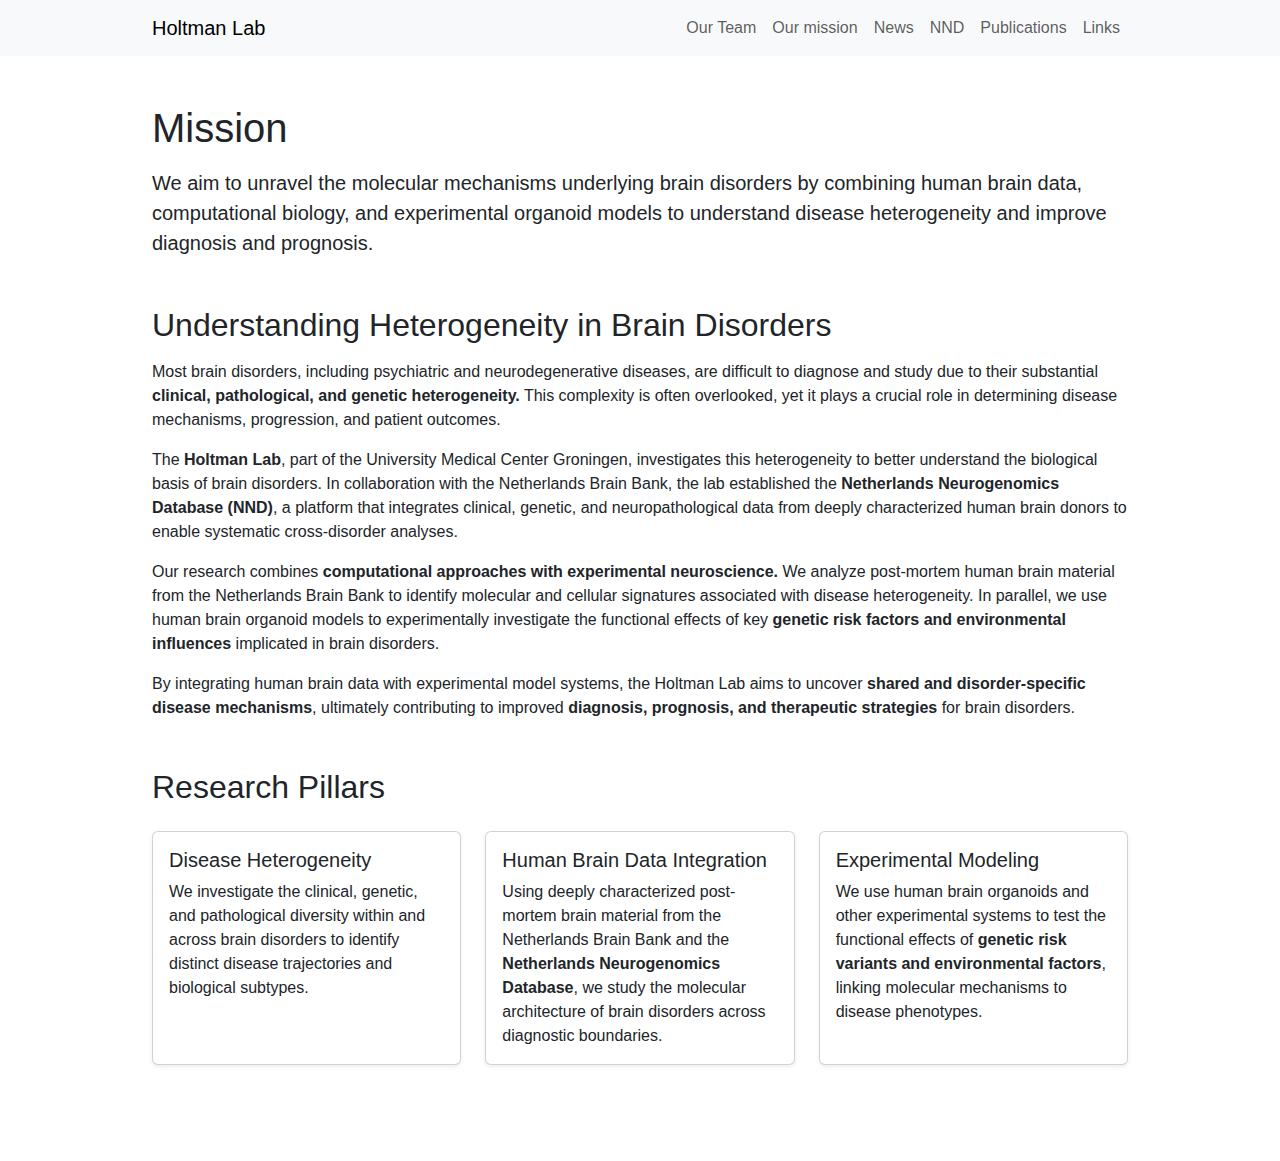
<file: mission.html>
<!DOCTYPE html>
<html lang="en">
<head>
  <meta charset="UTF-8">
  <meta name="viewport" content="width=device-width, initial-scale=1.0">
  <title>Holtman Lab</title>
  <!-- Bootstrap CSS -->
  <link href="https://cdn.jsdelivr.net/npm/bootstrap@5.3.2/dist/css/bootstrap.min.css" rel="stylesheet">
  <link href="styles.css" rel="stylesheet">
  <style>
    .full-width-image {
      width: 100%;
      height: auto;
      object-fit: cover;
    }

    .container {
  max-width: 1000px; /* Adjust this value as needed */
}
  </style>
</head>
<body>
     <!-- Navbar -->
  <nav class="navbar navbar-expand-lg navbar-light bg-light">
    <div class="container">
      <a class="navbar-brand" href="index.html">Holtman Lab</a>
      <button class="navbar-toggler" type="button" data-bs-toggle="collapse" data-bs-target="#navbarNav" aria-controls="navbarNav" aria-expanded="false" aria-label="Toggle navigation">
        <span class="navbar-toggler-icon"></span>
      </button>
      <div class="collapse navbar-collapse" id="navbarNav">
        <ul class="navbar-nav ms-auto">
          <li class="nav-item">
            <a class="nav-link" href="team.html">Our Team</a>
          </li>
          <li class="nav-item">
            <a class="nav-link" href="mission.html">Our mission</a>
          </li>
          <li class="nav-item">
            <a class="nav-link" href="news.html">News</a>
          </li>
          <li class="nav-item">
            <a class="nav-link" href="nnd.html">NND</a>
          </li>
          <li class="nav-item">
            <a class="nav-link" href="publications.html">Publications</a>
          </li>
          <li class="nav-item">
            <a class="nav-link" href="links.html">Links</a>
          </li>
        </ul>
      </div>
    </div>
  </nav>

  <!-- Main Content -->
<div class="container my-5">

  <!-- Mission -->
  <section class="mb-5">
    <h1 class="mb-3">Mission</h1>
    <p class="lead">
      We aim to unravel the molecular mechanisms underlying brain disorders by combining human brain data, computational biology, and experimental organoid models to understand disease heterogeneity and improve diagnosis and prognosis.
    </p>
  </section>

  <!-- Understanding Heterogeneity -->
  <section class="mb-5">
    <h2 class="mb-3">Understanding Heterogeneity in Brain Disorders</h2>

    <p>
      Most brain disorders, including psychiatric and neurodegenerative diseases, are difficult to diagnose and study due to their substantial <strong>clinical, pathological, and genetic heterogeneity.</strong> This complexity is often overlooked, yet it plays a crucial role in determining disease mechanisms, progression, and patient outcomes.
    </p>

    <p>
      The <strong>Holtman Lab</strong>, part of the University Medical Center Groningen, investigates this heterogeneity to better understand the biological basis of brain disorders. In collaboration with the Netherlands Brain Bank, the lab established the <strong>Netherlands Neurogenomics Database (NND)</strong>, a platform that integrates clinical, genetic, and neuropathological data from deeply characterized human brain donors to enable systematic cross-disorder analyses.
    </p>

    <p>
      Our research combines <strong>computational approaches with experimental neuroscience.</strong> We analyze post-mortem human brain material from the Netherlands Brain Bank to identify molecular and cellular signatures associated with disease heterogeneity. In parallel, we use human brain organoid models to experimentally investigate the functional effects of key <strong>genetic risk factors and environmental influences</strong> implicated in brain disorders.
    </p>

    <p>
      By integrating human brain data with experimental model systems, the Holtman Lab aims to uncover <strong>shared and disorder-specific disease mechanisms</strong>, ultimately contributing to improved <strong>diagnosis, prognosis, and therapeutic strategies</strong> for brain disorders.
    </p>
  </section>

  <!-- Research Pillars -->
  <section>
    <h2 class="mb-4">Research Pillars</h2>

    <div class="row g-4">
      
      <div class="col-md-4">
        <div class="card h-100 shadow-sm">
          <div class="card-body">
            <h5 class="card-title">Disease Heterogeneity</h5>
            <p class="card-text">
              We investigate the clinical, genetic, and pathological diversity within and across brain disorders to identify distinct disease trajectories and biological subtypes.
            </p>
          </div>
        </div>
      </div>

      <div class="col-md-4">
        <div class="card h-100 shadow-sm">
          <div class="card-body">
            <h5 class="card-title">Human Brain Data Integration</h5>
            <p class="card-text">
              Using deeply characterized post-mortem brain material from the Netherlands Brain Bank and the <strong>Netherlands Neurogenomics Database</strong>, we study the molecular architecture of brain disorders across diagnostic boundaries.
            </p>
          </div>
        </div>
      </div>

      <div class="col-md-4">
        <div class="card h-100 shadow-sm">
          <div class="card-body">
            <h5 class="card-title">Experimental Modeling</h5>
            <p class="card-text">
              We use human brain organoids and other experimental systems to test the functional effects of <strong>genetic risk variants and environmental factors</strong>, linking molecular mechanisms to disease phenotypes.
            </p>
          </div>
        </div>
      </div>

    </div>
  </section>
  <br><br>
</div>

</body>
</file>
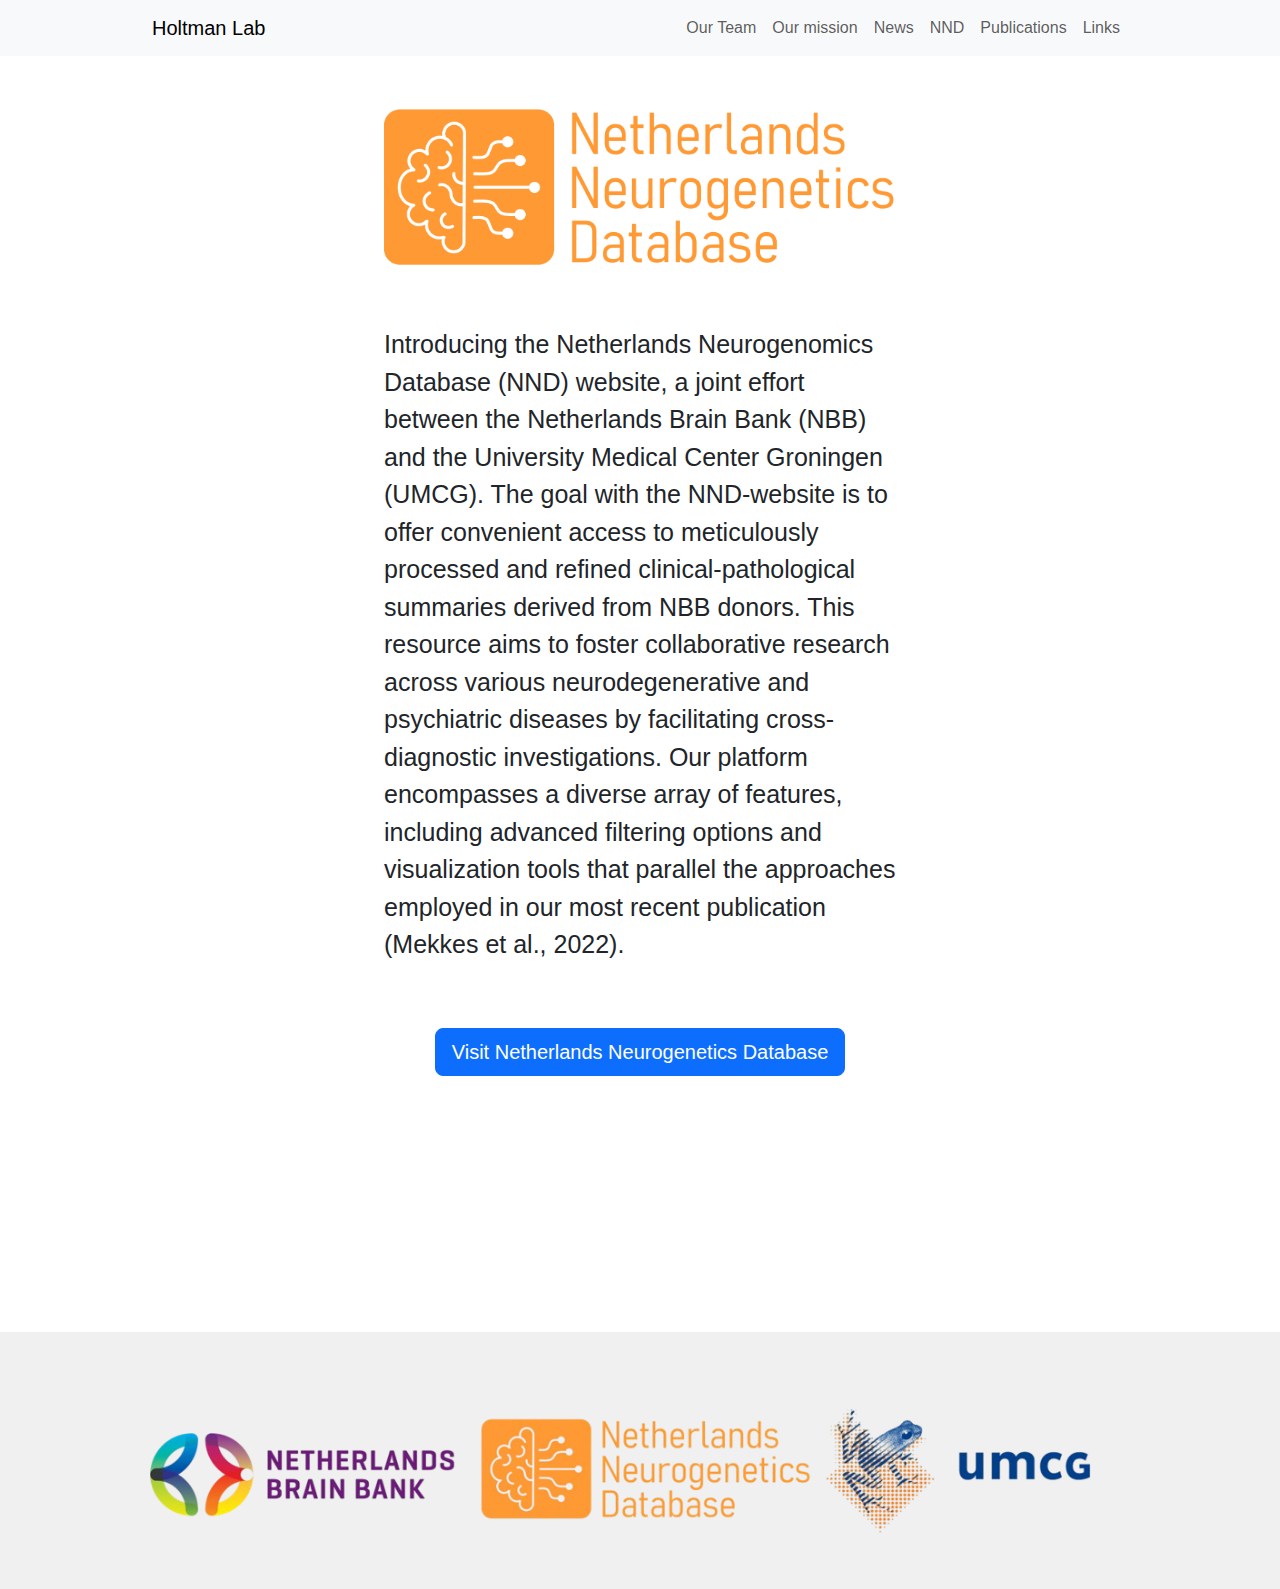
<file: nnd.html>
<!DOCTYPE html>
<html lang="en">
<head>
  <meta charset="UTF-8">
  <meta name="viewport" content="width=device-width, initial-scale=1.0">
  <title>Holtman Lab</title>
  <!-- Bootstrap CSS -->
  <link href="https://cdn.jsdelivr.net/npm/bootstrap@5.3.2/dist/css/bootstrap.min.css" rel="stylesheet">
  <link href="styles.css" rel="stylesheet">
  <style>
    .full-width-image {
      width: 100%;
      height: auto;
      object-fit: cover;
    }

    .container {
  max-width: 1000px; /* Adjust this value as needed */
}
  </style>
</head>
<body>
  <!-- Navbar -->
  <nav class="navbar navbar-expand-lg navbar-light bg-light">
    <div class="container">
      <a class="navbar-brand" href="index.html">Holtman Lab</a>
      <button class="navbar-toggler" type="button" data-bs-toggle="collapse" data-bs-target="#navbarNav" aria-controls="navbarNav" aria-expanded="false" aria-label="Toggle navigation">
        <span class="navbar-toggler-icon"></span>
      </button>
      <div class="collapse navbar-collapse" id="navbarNav">
        <ul class="navbar-nav ms-auto">
          <li class="nav-item">
            <a class="nav-link" href="team.html">Our Team</a>
          </li>
          <li class="nav-item">
            <a class="nav-link" href="#our-mission">Our mission</a>
          </li>
          <li class="nav-item">
            <a class="nav-link" href="news.html">News</a>
          </li>
          <li class="nav-item">
            <a class="nav-link" href="nnd.html">NND</a>
          </li>
          <li class="nav-item">
            <a class="nav-link" href="publications.html">Publications</a>
          </li>
          <li class="nav-item">
            <a class="nav-link" href="links.html">Links</a>
          </li>
        </ul>
      </div>
    </div>
  </nav>
  <br></br>
  <div style="text-align: center;">
    <img src="images/NND_logo_orange.png" style="width:40%;" class="img-fluid" alt="Responsive image">
  </div>
  <br></br>
  
  <div style="margin: 30%; margin-top:0%; margin-bottom: 0%; font-size: 25px;">
    <p>Introducing the Netherlands Neurogenomics Database (NND) website, a joint effort between the Netherlands Brain Bank (NBB) and the University Medical Center Groningen (UMCG). The goal with the NND-website is to offer convenient access to meticulously processed and refined clinical-pathological summaries derived from NBB donors. This resource aims to foster collaborative research across various neurodegenerative and psychiatric diseases by facilitating cross-diagnostic investigations. Our platform encompasses a diverse array of features, including advanced filtering options and visualization tools that parallel the approaches employed in our most recent publication (Mekkes et al., 2022).
    </p>
  </div>

  <div class="center-button", style="margin-bottom: 20%; margin-top: 5%">
    <a href="https://nnd.academy" target="_blank" class="btn btn-lg btn-primary">Visit Netherlands Neurogenetics Database</a>
  </div>
  
  
  <!-- Bootstrap JavaScript Bundle -->
  <script src="https://cdn.jsdelivr.net/npm/bootstrap@5.3.2/dist/js/bootstrap.bundle.min.js"></script>

  <footer class="footer" style="padding: 20px; background-color: #F0F0F0	">
    <div class="footer-content" style="display: flex; justify-content: center; align-items: center; margin-top: 1%">
        <div class="footer-images" style="display: grid; grid-template-columns: repeat(3, 1fr); gap: 20px; width: 100%; max-width: 1200px;">
          <img src="images/all_logos_nobg.png" alt="Netherlands Brain Bank Logo" style="width: 1000px; max-width: 1000px; height: auto;">
        </div>
    </div>
</footer>
</body>
</html>
</file>
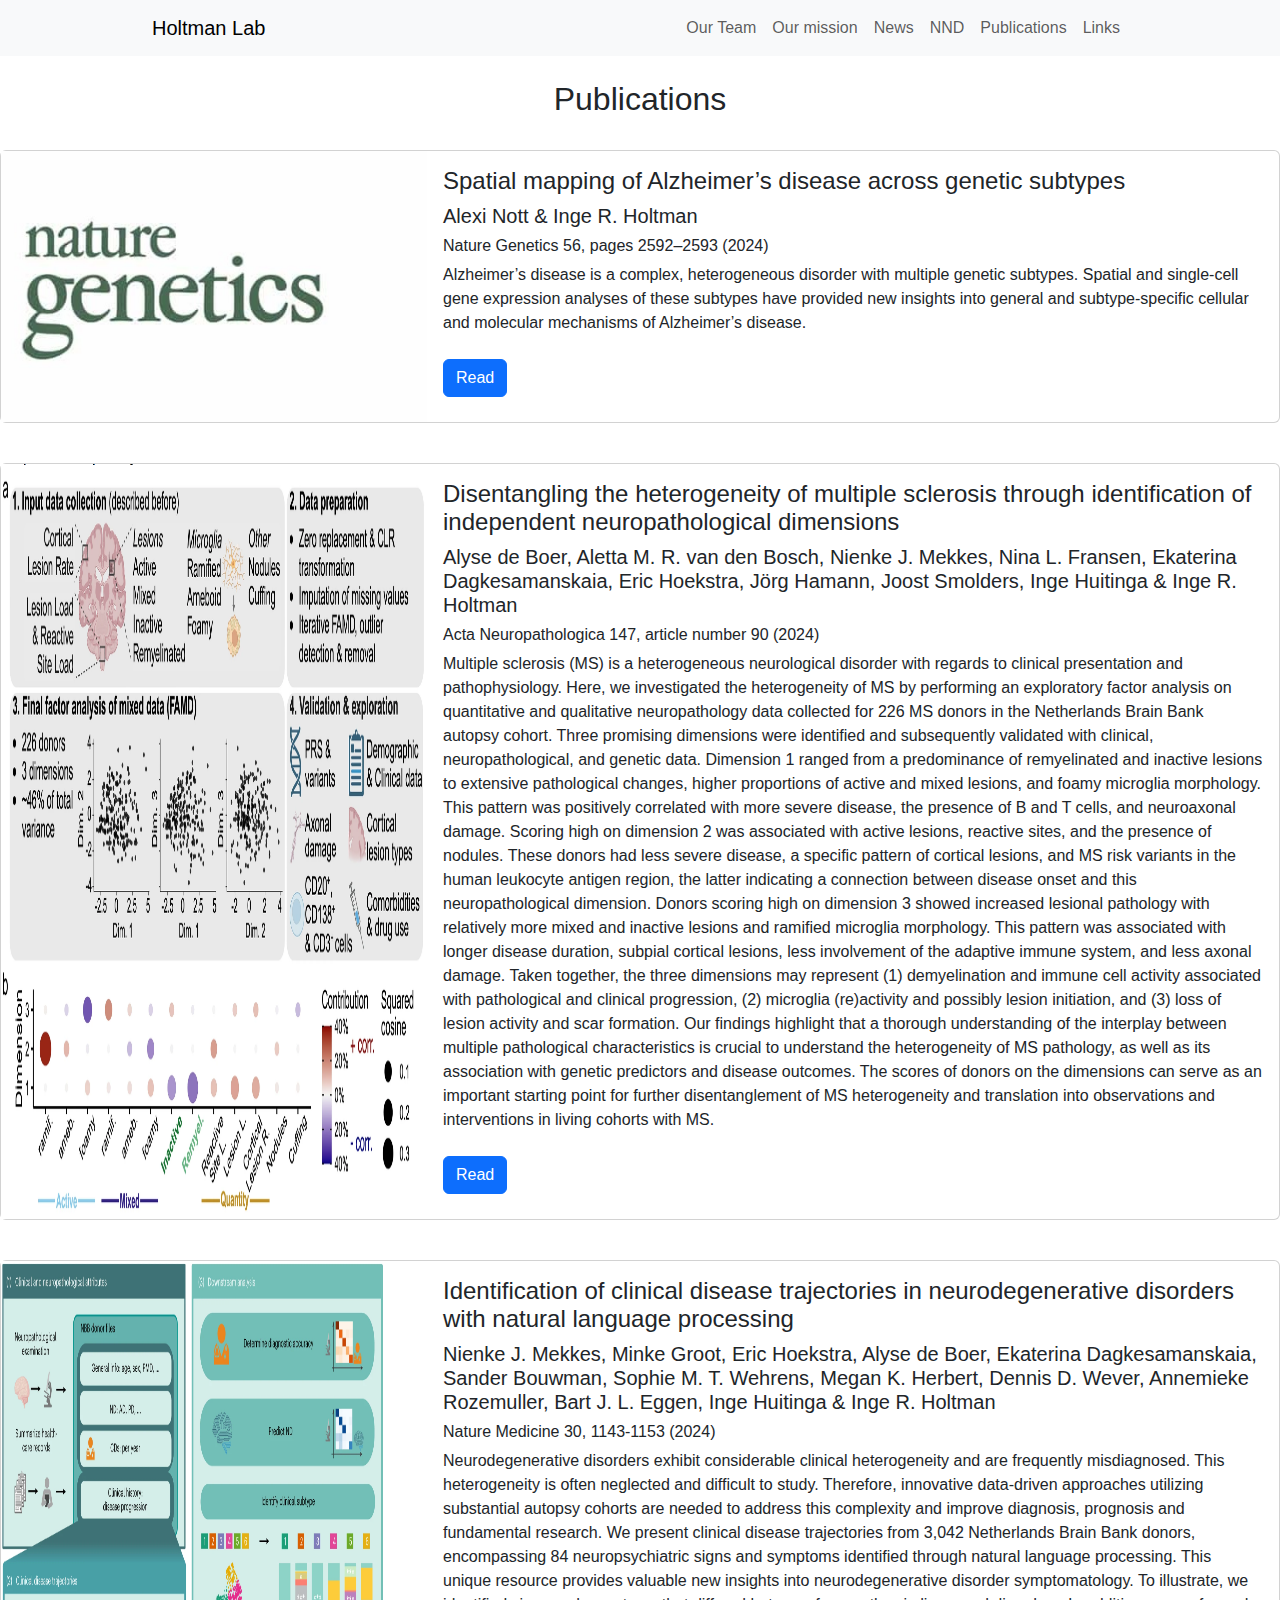
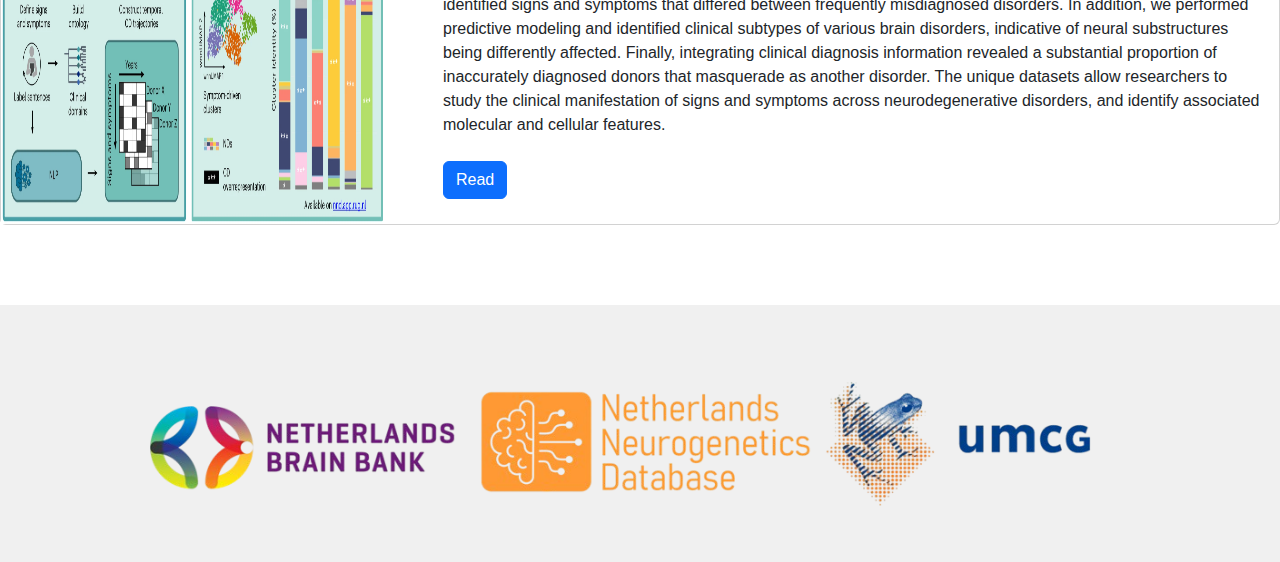
<file: publications.html>
<!DOCTYPE html>
<html lang="en">
<head>
  <meta charset="UTF-8">
  <meta name="viewport" content="width=device-width, initial-scale=1.0">
  <title>Holtman Lab</title>
  <!-- Bootstrap CSS -->
  <link href="https://cdn.jsdelivr.net/npm/bootstrap@5.3.2/dist/css/bootstrap.min.css" rel="stylesheet">
  <link href="styles.css" rel="stylesheet">
  <style>
    .full-width-image {
      width: 100%;
      height: auto;
      object-fit: cover;
    }

    .container {
    max-width: 1000px; /* Adjust this value as needed */
  }
  </style>
</head>
<body>
  <!-- Navbar -->
  <nav class="navbar navbar-expand-lg navbar-light bg-light">
    <div class="container">
      <a class="navbar-brand" href="index.html">Holtman Lab</a>
      <button class="navbar-toggler" type="button" data-bs-toggle="collapse" data-bs-target="#navbarNav" aria-controls="navbarNav" aria-expanded="false" aria-label="Toggle navigation">
        <span class="navbar-toggler-icon"></span>
      </button>
      <div class="collapse navbar-collapse" id="navbarNav">
        <ul class="navbar-nav ms-auto">
          <li class="nav-item">
            <a class="nav-link" href="team.html">Our Team</a>
          </li>
          <li class="nav-item">
            <a class="nav-link" href="#our-mission">Our mission</a>
          </li>
          <li class="nav-item">
            <a class="nav-link" href="news.html">News</a>
          </li>
          <li class="nav-item">
            <a class="nav-link" href="nnd.html">NND</a>
          </li>
          <li class="nav-item">
            <a class="nav-link" href="publications.html">Publications</a>
          </li>
          <li class="nav-item">
            <a class="nav-link" href="links.html">Links</a>
          </li>
        </ul>
      </div>
    </div>
  </nav>
  <br>
  <h2 class="text-center">Publications</h2>
  <br>

  <div class="card mb-3">
    <div class="row g-0">
      <div class="col-md-4">
        <img src="images/nature_genetics.jpg" style="height:100%; width: 100%; margin-right: 3000px;" alt="Inge R. Holtman">
      </div>
      <div class="col-md-8">
        <div class="card-body">
          <h4 class="card-title">Spatial mapping of Alzheimer’s disease across genetic subtypes</h4>
          <h5 class="card-title">Alexi Nott & Inge R. Holtman</h5>
          <h6 class="card-title">Nature Genetics 56, pages 2592–2593 (2024)</h6>

          <p class="card-text">Alzheimer’s disease is a complex, heterogeneous disorder with multiple genetic subtypes. Spatial and single-cell gene expression analyses of these subtypes have provided new insights into general and subtype-specific cellular and molecular mechanisms of Alzheimer’s disease.


          <br></br>
            <a href="https://www.nature.com/articles/s41588-024-01895-4" target="_blank" class="btn btn-primary" style="margin-bottom:1%">Read</a>
  
        </p>
        </div>
      </div>
    </div>
  </div>
  
  <br>

  <div class="card mb-3">
    <div class="row g-0">
      <div class="col-md-4">
        <img src="images/alysepaper.png" style="height:100%; width: 100%; margin-right: 3000px;" alt="Inge R. Holtman">
      </div>
      <div class="col-md-8">
        <div class="card-body">
          <h4 class="card-title">Disentangling the heterogeneity of multiple sclerosis through identification of independent neuropathological dimensions</h4>
          <h5 class="card-title">Alyse de Boer, Aletta M. R. van den Bosch, Nienke J. Mekkes, Nina L. Fransen, Ekaterina Dagkesamanskaia, Eric Hoekstra, Jörg Hamann, Joost Smolders, Inge Huitinga & Inge R. Holtman </h5>
          <h6 class="card-title">Acta Neuropathologica 147, article number 90 (2024)</h6>

          <p class="card-text">Multiple sclerosis (MS) is a heterogeneous neurological disorder with regards to clinical presentation and pathophysiology. Here, we investigated the heterogeneity of MS by performing an exploratory factor analysis on quantitative and qualitative neuropathology data collected for 226 MS donors in the Netherlands Brain Bank autopsy cohort. Three promising dimensions were identified and subsequently validated with clinical, neuropathological, and genetic data. Dimension 1 ranged from a predominance of remyelinated and inactive lesions to extensive pathological changes, higher proportions of active and mixed lesions, and foamy microglia morphology. This pattern was positively correlated with more severe disease, the presence of B and T cells, and neuroaxonal damage. Scoring high on dimension 2 was associated with active lesions, reactive sites, and the presence of nodules. These donors had less severe disease, a specific pattern of cortical lesions, and MS risk variants in the human leukocyte antigen region, the latter indicating a connection between disease onset and this neuropathological dimension. Donors scoring high on dimension 3 showed increased lesional pathology with relatively more mixed and inactive lesions and ramified microglia morphology. This pattern was associated with longer disease duration, subpial cortical lesions, less involvement of the adaptive immune system, and less axonal damage. Taken together, the three dimensions may represent (1) demyelination and immune cell activity associated with pathological and clinical progression, (2) microglia (re)activity and possibly lesion initiation, and (3) loss of lesion activity and scar formation. Our findings highlight that a thorough understanding of the interplay between multiple pathological characteristics is crucial to understand the heterogeneity of MS pathology, as well as its association with genetic predictors and disease outcomes. The scores of donors on the dimensions can serve as an important starting point for further disentanglement of MS heterogeneity and translation into observations and interventions in living cohorts with MS.


          <br></br>
            <a href="https://link.springer.com/article/10.1007/s00401-024-02742-w" target="_blank" class="btn btn-primary" style="margin-bottom:1%">Read</a>
  
        </p>
        </div>
      </div>
    </div>
  </div>

  <br>

  <div class="card mb-3">
    <div class="row g-0">
      <div class="col-md-4">
        <img src="images/nm_publication_fig1a.png" style="height:100%; width: 90%; margin-right: 3000px;" alt="Inge R. Holtman">
      </div>
      <div class="col-md-8">
        <div class="card-body">
          <h4 class="card-title">Identification of clinical disease trajectories in neurodegenerative disorders with natural language processing  </h4>
          <h5 class="card-title">Nienke J. Mekkes, Minke Groot, Eric Hoekstra, Alyse de Boer, Ekaterina Dagkesamanskaia, Sander Bouwman, Sophie M. T. Wehrens, Megan K. Herbert, Dennis D. Wever, Annemieke Rozemuller, Bart J. L. Eggen, Inge Huitinga & Inge R. Holtman </h5>
          <h6 class="card-title">Nature Medicine 30, 1143-1153 (2024)</h6>

          <p class="card-text">Neurodegenerative disorders exhibit considerable clinical heterogeneity and are frequently misdiagnosed. This heterogeneity is often neglected and difficult to study. Therefore, innovative data-driven approaches utilizing substantial autopsy cohorts are needed to address this complexity and improve diagnosis, prognosis and fundamental research. We present clinical disease trajectories from 3,042 Netherlands Brain Bank donors, encompassing 84 neuropsychiatric signs and symptoms identified through natural language processing. This unique resource provides valuable new insights into neurodegenerative disorder symptomatology. To illustrate, we identified signs and symptoms that differed between frequently misdiagnosed disorders. In addition, we performed predictive modeling and identified clinical subtypes of various brain disorders, indicative of neural substructures being differently affected. Finally, integrating clinical diagnosis information revealed a substantial proportion of inaccurately diagnosed donors that masquerade as another disorder. The unique datasets allow researchers to study the clinical manifestation of signs and symptoms across neurodegenerative disorders, and identify associated molecular and cellular features.
          <br></br>
            <a href="https://www.nature.com/articles/s41591-024-02843-9" target="_blank" class="btn btn-primary" style="margin-bottom:1%">Read</a>
  
        </p>
        </div>
      </div>
    </div>
  </div>
  
  <footer class="footer" style="padding: 20px; background-color: #F0F0F0	">
    <div class="footer-content" style="display: flex; justify-content: center; align-items: center; margin-top: 1%">
        <div class="footer-images" style="display: grid; grid-template-columns: repeat(3, 1fr); gap: 20px; width: 100%; max-width: 1200px;">
          <img src="images/all_logos_nobg.png" alt="Netherlands Brain Bank Logo" style="width: 1000px; max-width: 1000px; height: auto;">
        </div>
    </div>
</footer>
</body>
</html>
</file>
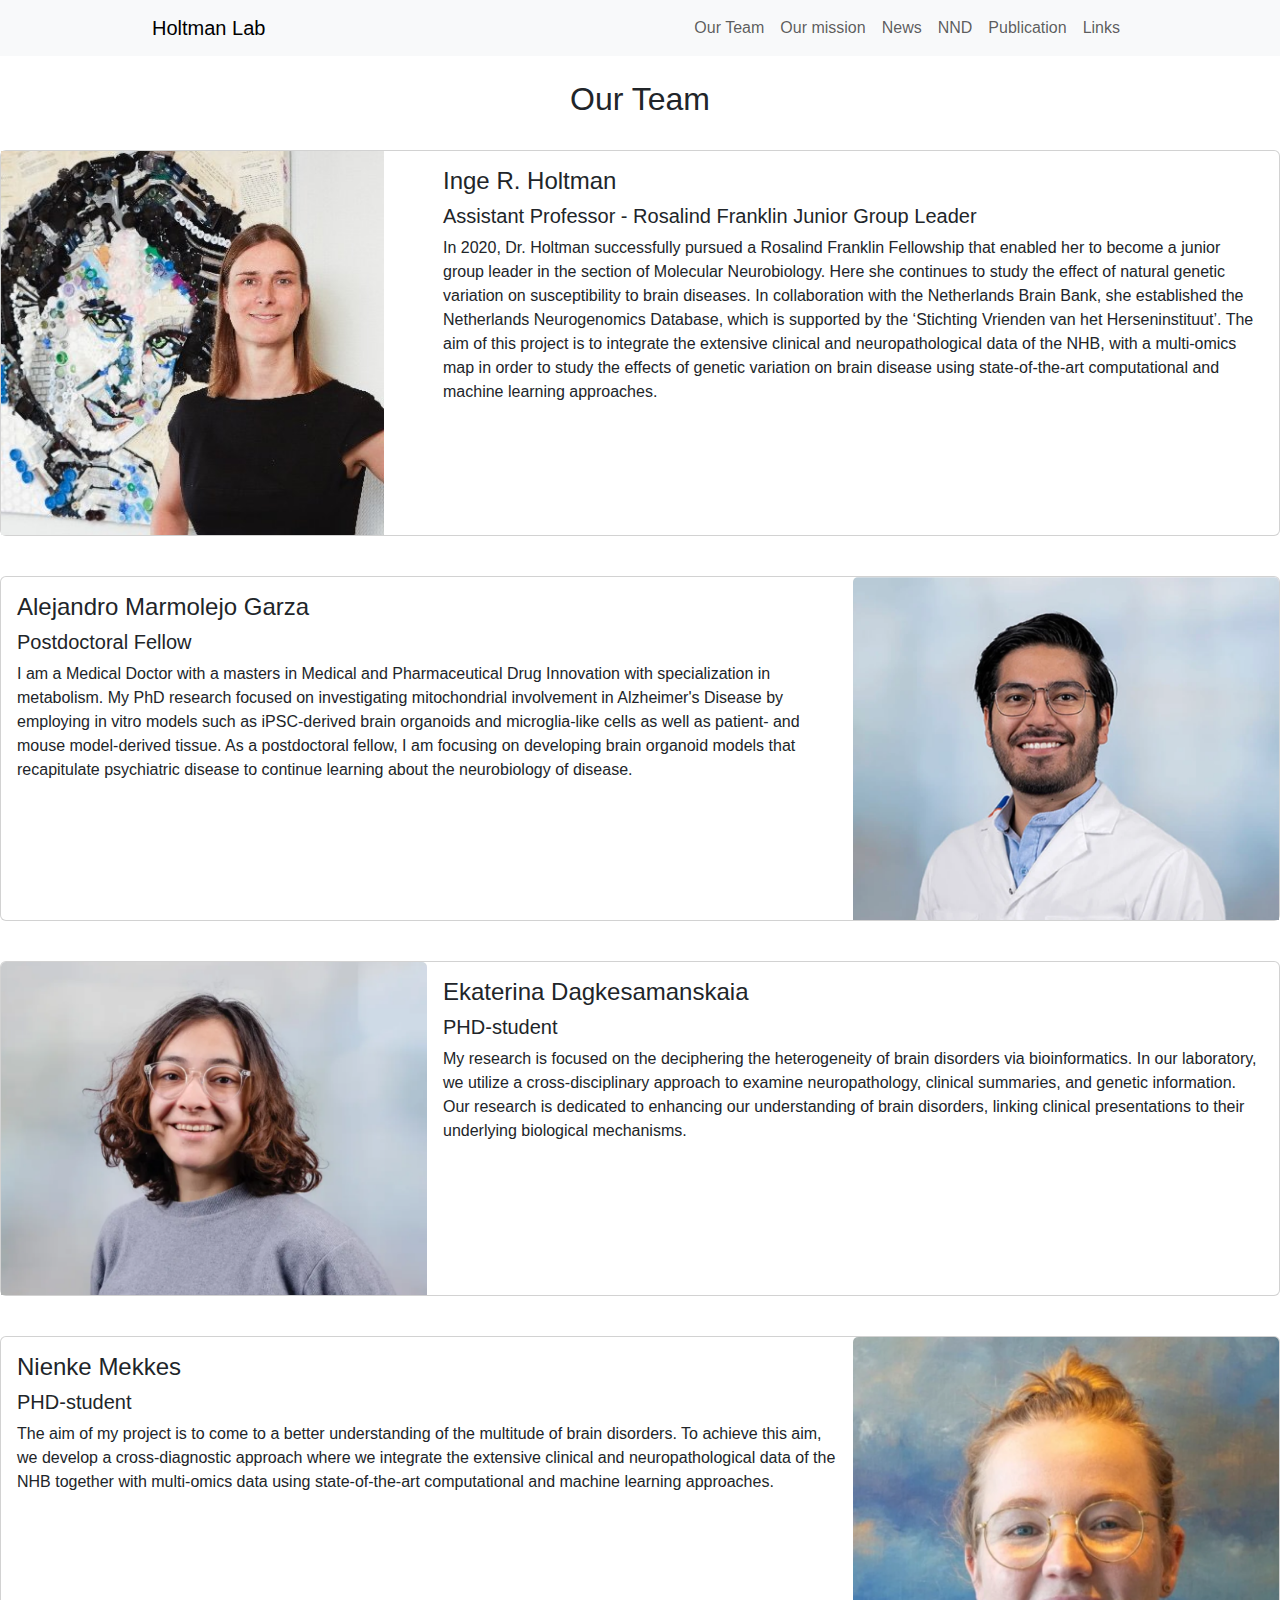
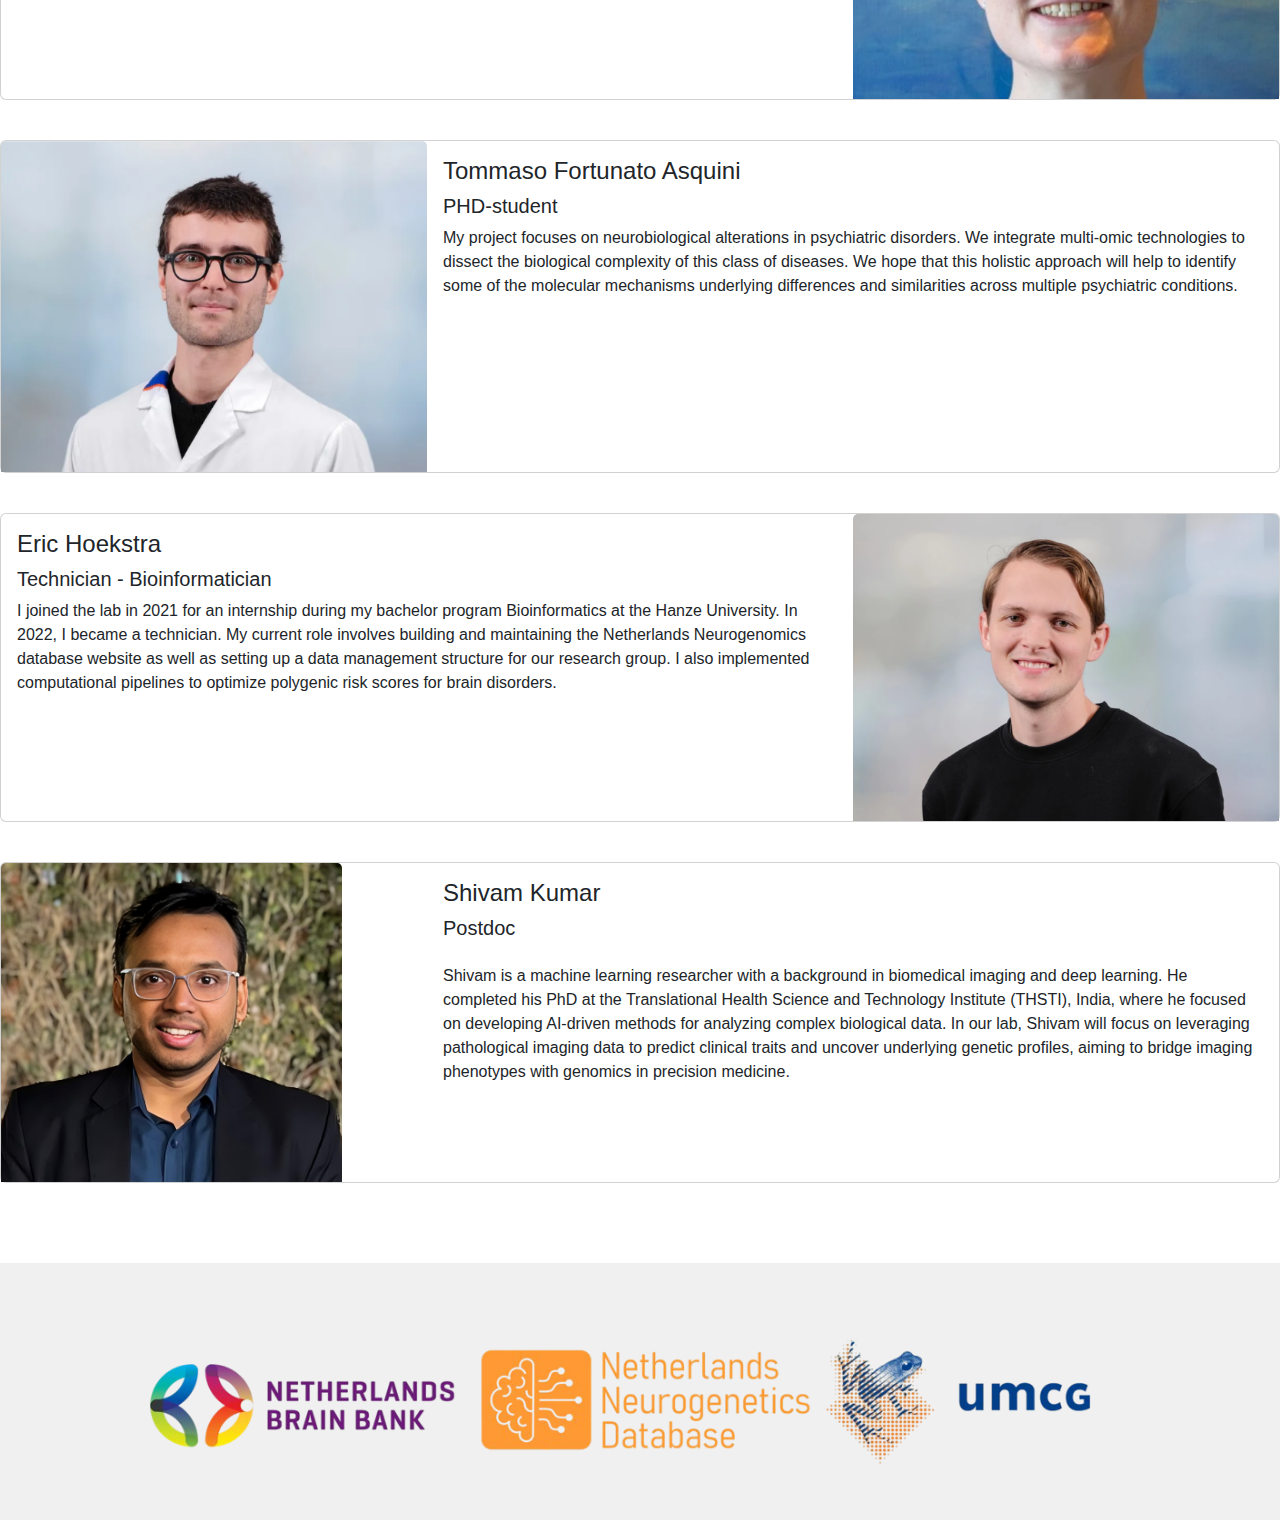
<file: team.html>
<!DOCTYPE html>
<html lang="en">
<head>
  <meta charset="UTF-8">
  <meta name="viewport" content="width=device-width, initial-scale=1.0">
  <title>Holtman Lab</title>
  <!-- Bootstrap CSS -->
  <link href="https://cdn.jsdelivr.net/npm/bootstrap@5.3.2/dist/css/bootstrap.min.css" rel="stylesheet">
  <link href="styles.css" rel="stylesheet">
  <style>
    .full-width-image {
      width: 100%;
      height: auto;
      object-fit: cover;
    }
    .card-img-top {
      object-fit: cover;
      height: 100%;
      width: 100%;
    }
    .card-body {
      height: 100%;
      display: flex;
      flex-direction: column;
    }
    .card {
      margin-bottom: 20px;
    }

    .container {
  max-width: 1000px; /* Adjust this value as needed */
}
  </style>
</head>
<body >
  <!-- Navbar -->
  <nav class="navbar navbar-expand-lg navbar-light bg-light">
    <div class="container">
      <a class="navbar-brand" href="index.html">Holtman Lab</a>
      <button class="navbar-toggler" type="button" data-bs-toggle="collapse" data-bs-target="#navbarNav" aria-controls="navbarNav" aria-expanded="false" aria-label="Toggle navigation">
        <span class="navbar-toggler-icon"></span>
      </button>
      <div class="collapse navbar-collapse" id="navbarNav">
        <ul class="navbar-nav ms-auto">
          <li class="nav-item">
            <a class="nav-link" href="team.html">Our Team</a>
          </li>
          <li class="nav-item">
            <a class="nav-link" href="#our-mission">Our mission</a>
          </li>
          <li class="nav-item">
            <a class="nav-link" href="news.html">News</a>
          </li>
          <li class="nav-item">
            <a class="nav-link" href="nnd.html">NND</a>
          </li>
          <li class="nav-item">
            <a class="nav-link" href="publications.html">Publication</a>
          </li>
          <li class="nav-item">
            <a class="nav-link" href="links.html">Links</a>
          </li>
        </ul>
      </div>
    </div>
  </nav>
  
  <br>
  <h2 class="text-center">Our Team</h2>
  <br>

  <!-- Team Member Cards -->
  <div class="card mb-3">
    <div class="row g-0">
      <div class="col-md-4">
        <img src="images/inge2.jpg" style="height:100%; width: 90%; margin-right: 3000px;" alt="Inge R. Holtman">
      </div>
      <div class="col-md-8">
        <div class="card-body">
          <h4 class="card-title">Inge R. Holtman</h4>
          <h5 class="card-title">Assistant Professor - Rosalind Franklin Junior Group Leader</h5>
          <p class="card-text">In 2020, Dr. Holtman successfully pursued a Rosalind Franklin Fellowship that enabled her to become a junior group leader in the section of Molecular Neurobiology. Here she continues to study the effect of natural genetic variation on susceptibility to brain diseases. In collaboration with the Netherlands Brain Bank, she established the Netherlands Neurogenomics Database, which is supported by the ‘Stichting Vrienden van het Herseninstituut’. The aim of this project is to integrate the extensive clinical and neuropathological data of the NHB, with a multi-omics map in order to study the effects of genetic variation on brain disease using state-of-the-art computational and machine learning approaches.</p>
        </div>
      </div>
    </div>
  </div>
  
  <br>

  <div class="card mb-3">
    <div class="row g-0">
      <div class="col-md-8">
        <div class="card-body">
          <h4 class="card-title">Alejandro Marmolejo Garza</h4>
          <h5 class="card-title">Postdoctoral Fellow</h5>

          <p class="card-text">I am a Medical Doctor with a masters in Medical and Pharmaceutical Drug Innovation with specialization in metabolism. My PhD research focused on investigating mitochondrial involvement in Alzheimer's Disease by employing in vitro models such as iPSC-derived brain organoids and microglia-like cells as well as patient- and mouse model-derived tissue. As a postdoctoral fellow, I am focusing on developing brain organoid models that recapitulate psychiatric disease to continue learning about the neurobiology of disease.</p>
        </div>
      </div>
      <div class="col-md-4">
        <img src="images/alejandro2.png" class="card-img-top" alt="Alejandro Marmolejo Garza">
      </div>
    </div>
  </div>

  <br>

  <div class="card mb-3">
    <div class="row g-0">
      <div class="col-md-4">
        <img src="images/kate.png" class="card-img-top" alt="Ekaterina Dagkesamanskaia">
      </div>
      <div class="col-md-8">
        <div class="card-body">
          <h4 class="card-title">Ekaterina Dagkesamanskaia</h4>
          <h5 class="card-title">PHD-student</h5>
          <p class="card-text">My research is focused on the deciphering the heterogeneity of brain disorders via bioinformatics. In our laboratory, we utilize a cross-disciplinary approach to examine neuropathology, clinical summaries, and genetic information. Our research is dedicated to enhancing our understanding of brain disorders, linking clinical presentations to their underlying biological mechanisms.</p>
        </div>
      </div>
    </div>
  </div>

  <br>

  <div class="card mb-3">
    <div class="row g-0">
      <div class="col-md-8">
        <div class="card-body">
          <h4 class="card-title">Nienke Mekkes</h4>
          <h5 class="card-title">PHD-student</h5>
          <p class="card-text">The aim of my project is to come to a better understanding of the multitude of brain disorders. To achieve this aim, we develop a cross-diagnostic approach where we integrate the extensive clinical and neuropathological data of the NHB together with multi-omics data using state-of-the-art computational and machine learning approaches.</p>
        </div>
      </div>
      <div class="col-md-4">
        <img src="images/nienke.png" class="card-img-top" alt="Nienke Mekkes">
      </div>
    </div>
  </div>

  <br>

  <div class="card mb-3">
    <div class="row g-0">
      <div class="col-md-4">
        <img src="images/tommaso.png" class="card-img-top" alt="Tommaso Fortunato Asquini">
      </div>
      <div class="col-md-8">
        <div class="card-body">
          <h4 class="card-title">Tommaso Fortunato Asquini</h4>
          <h5 class="card-title">PHD-student</h5>
          <p class="card-text">My project focuses on neurobiological alterations in psychiatric disorders. We integrate multi-omic technologies to dissect the biological complexity of this class of diseases. We hope that this holistic approach will help to identify some of the molecular mechanisms underlying differences and similarities across multiple psychiatric conditions.</p>
        </div>
      </div>
    </div>
  </div>

  <br>

  <div class="card mb-3">
    <div class="row g-0">
      <div class="col-md-8">
        <div class="card-body">
          <h4 class="card-title">Eric Hoekstra</h4>
          <h5 class="card-title">Technician - Bioinformatician</h5>

          <p class="card-text">I joined the lab in 2021 for an internship during my bachelor program Bioinformatics at the Hanze University. In 2022, I became a technician. My current role involves building and maintaining the Netherlands Neurogenomics database website as well as setting up a data management structure for our research group. I also implemented computational pipelines to optimize polygenic risk scores for brain disorders.</p>
        </div>
      </div>
      <div class="col-md-4">
        <img src="images/pingpong.png" class="card-img-top" alt="Eric Hoekstra">
      </div>
    </div>
  </div>

  <br>

  <div class="card mb-3">
    <div class="row g-0">
      <div class="col-md-4">
        <img src="images/self_pic2.png" style="width: 80%" class="card-img-top" alt="Tommaso Fortunato Asquini">
      </div>
      <div class="col-md-8">
        <div class="card-body">
          <h4 class="card-title">Shivam Kumar</h4>
          <h5 class="card-title">Postdoc</h5>
          <p class="card-text"></p>Shivam is a machine learning researcher with a background in biomedical imaging and deep learning. He completed his PhD at the Translational Health Science and Technology Institute (THSTI), India, where he focused on developing AI-driven methods for analyzing complex biological data. In our lab, Shivam will focus on leveraging pathological imaging data to predict clinical traits and uncover underlying genetic profiles, aiming to bridge imaging phenotypes with genomics in precision medicine.</p>
        </div>
      </div>
    </div>
  </div>

  <footer class="footer" style="padding: 20px; background-color: #F0F0F0">
    <div class="footer-content" style="display: flex; justify-content: center; align-items: center; margin-top: 1%">
        <div class="footer-images" style="display: grid; grid-template-columns: repeat(3, 1fr); gap: 20px; width: 100%; max-width: 1200px;">
          <img src="images/all_logos_nobg.png" alt="Netherlands Brain Bank Logo" style="width: 1000px; max-width: 1000px; height: auto;">
        </div>
    </div>
</footer>
</body>

</html>
</file>
<file: styles.css>
/* General Styling */

.news-card img {
    width: 100%; /* Ensure the image takes the full width of its container */
    height: 220px; /* Set a fixed height */
    object-fit: cover; /* Ensures the image fills the space while maintaining aspect ratio */
  }
  .news-card .card-text {
    display: -webkit-box; /* Enables truncating for multi-line text */
    -webkit-line-clamp: 3; /* Limits text to 3 lines */
    -webkit-box-orient: vertical;

  }

  .full-width-image {
    width: 100%;
    height: auto;
    object-fit: cover;
  }
  .center-button {
    display: flex;
    justify-content: center;
    margin-top: 30px;
  }
  
  :root {
    /* Colors */
    --primary-bg: #333333;
    --text-light: #e4e4e4;
    --text-muted: #bdbdbd;
    --accent: #00cccc;

    /* Fonts */
    --font-heading: 'Bodoni Moda', serif;
    --font-body: 'Raleway', sans-serif;

    /* Font sizes */
    --text-xl: 1.5rem;
    --text-base: 1rem;
    --text-sm: 0.875rem;

    /* Spacing */
    --spacing-xl: 80px;
    --spacing-lg: 40px;
    --spacing-md: 20px;
    --spacing-sm: 12px;
}
* {
    margin: 0;
    padding: 0;
    box-sizing: border-box;
}
body {
    margin: 0;
    overflow-x: hidden;
    font-family: var(--font-body), sans-serif;
}
.footer-title-wrapper {
    margin-top: var(--spacing-lg);
    width: 100%;
    display: flex;
    justify-content: center;
}
.footer-title-container {
    width: 80%;
    display: flex;
    align-items: center;
    justify-content: center;
    gap: var(--spacing-md);
}
.line {
    height: 1px;
    background-color: var(--primary-bg);
    flex: 1;
}
.title {
    font-family: var(--font-heading), serif;
    color: var(--primary-bg);
    white-space: nowrap;
    font-size: var(--text-xl);
}
.footer {
    width: 100vw;
    background-color: var(--primary-bg);
    padding: var(--spacing-lg) 0;
    margin-top: var(--spacing-xl);
}
.footer-brand {
    display: flex;
    flex-direction: column;
    gap: var(--spacing-sm);
}
.footer-icon {
    display: inline-block;
    width: 75px;
    height: 75px;
    --svg: url("data:image/svg+xml,%3Csvg xmlns='http://www.w3.org/2000/svg' viewBox='0 0 24 24'%3E%3Cg fill='none' stroke='%23ffffff' stroke-width='1.5'%3E%3Cpath d='M20.942 3.058c2.47 2.469.468 8.474-4.47 13.413c-4.94 4.939-10.945 6.94-13.414 4.471c-2.47-2.47-.468-8.474 4.471-13.413S18.473.589 20.942 3.058Zm-17.884 0c-2.47 2.47-.468 8.475 4.47 13.413c4.94 4.939 10.945 6.94 13.414 4.471c2.47-2.469.468-8.474-4.471-13.413S5.527.589 3.058 3.058Z'/%3E%3Cpath d='M14.5 12a2.5 2.5 0 1 1-5 0a2.5 2.5 0 0 1 5 0Z' opacity='0.5'/%3E%3C/g%3E%3C/svg%3E");
    background-color: var(--text-light);
    -webkit-mask-image: var(--svg);
    mask-image: var(--svg);
    -webkit-mask-repeat: no-repeat;
    mask-repeat: no-repeat;
    -webkit-mask-size: 100% 100%;
    mask-size: 100% 100%;
}
.brand-text {
    color: var(--text-light);
    font-family: var(--font-body), sans-serif;
    font-size: var(--text-sm);
    line-height: 1.6;
}
.footer-content {
    display: flex;
    justify-content: space-between;
    max-width: 1200px;
    margin: 0 auto;
    padding: 0 var(--spacing-xl); /* Increased padding */
    gap: var(--spacing-xl);
}
.footer nav {
    display: flex;
    flex-direction: column;
    gap: var(--spacing-sm);
}
.footer-heading {
    color: var(--text-light);
    font-family: var(--font-heading), serif;
    font-size: var(--text-base);
    font-weight: 600;
    text-transform: uppercase;
    margin-bottom: var(--spacing-sm);
}
.footer-link {
    color: var(--text-muted);
    text-decoration: none;
    cursor: pointer;
    font-size: var(--text-sm);
    font-family: var(--font-body), sans-serif;
}
.footer-link:hover {
    color: var(--accent);
    text-decoration: underline;
}
@media (max-width: 768px) {
    .footer-content {
        flex-direction: column;
        gap: var(--spacing-lg);
        padding: var(--spacing-md);
    }
    .footer-brand {
        align-items: center;
        text-align: center;
    }
}
</file>
